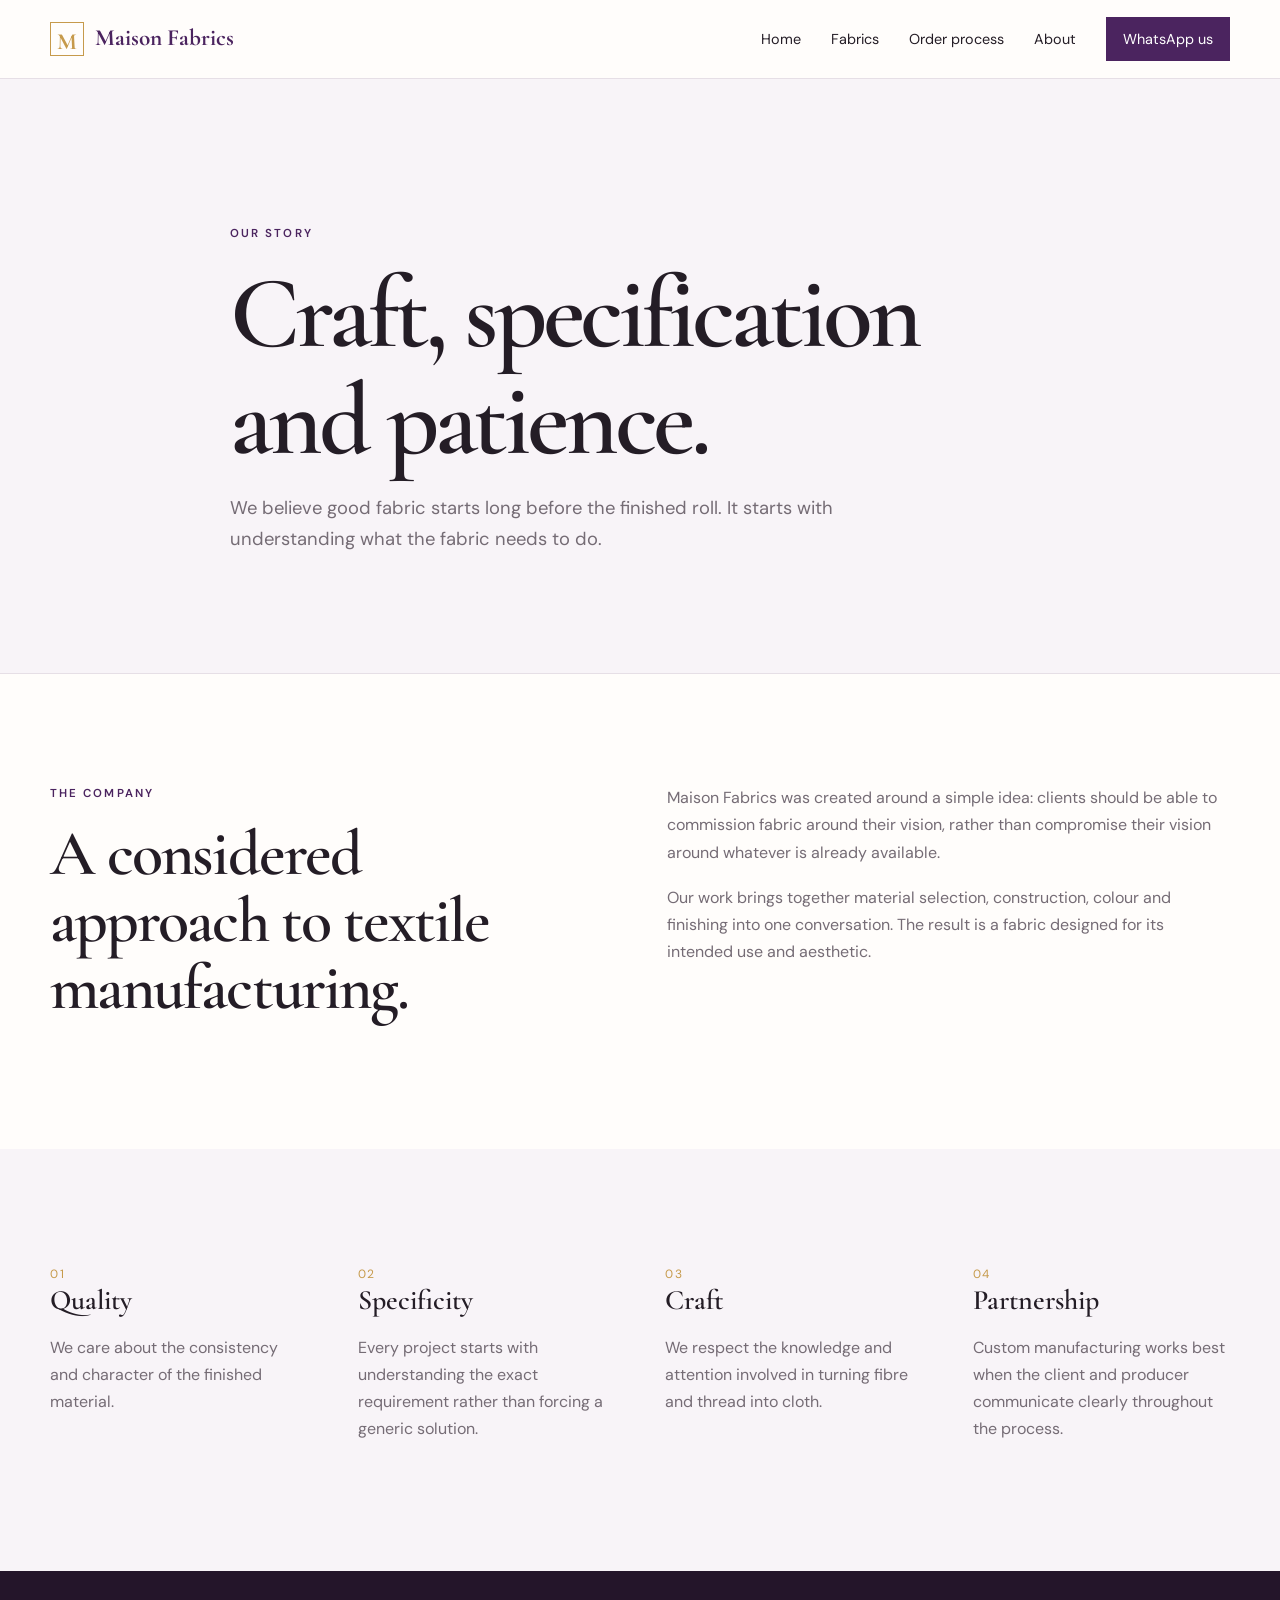
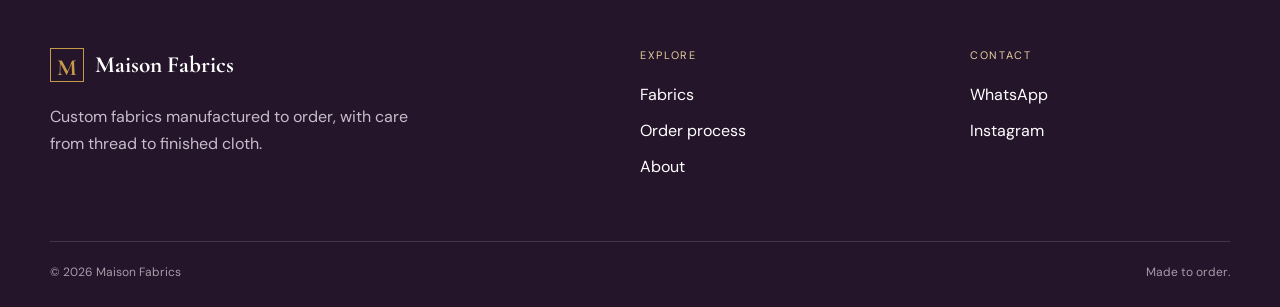
<file: about.html>
<!DOCTYPE html>
<html lang="en">
<head>
  <meta charset="UTF-8">
  <meta name="viewport" content="width=device-width, initial-scale=1.0">
  <meta name="description" content="About Maison Fabrics and our approach to custom textile manufacturing.">
  <title>About — Maison Fabrics</title>
  <link rel="stylesheet" href="css/styles.css">
</head>
<body>
  <div id="site-header"></div>
  <main>
    <section class="page-hero">
      <div class="container narrow">
        <span class="eyebrow">OUR STORY</span>
        <h1>Craft, specification and patience.</h1>
        <p>We believe good fabric starts long before the finished roll. It starts with understanding what the fabric needs to do.</p>
      </div>
    </section>
    <section class="section">
      <div class="container split">
        <div>
          <span class="eyebrow">THE COMPANY</span>
          <h2>A considered approach to textile manufacturing.</h2>
        </div>
        <div>
          <p>Maison Fabrics was created around a simple idea: clients should be able to commission fabric around their vision, rather than compromise their vision around whatever is already available.</p>
          <p>Our work brings together material selection, construction, colour and finishing into one conversation. The result is a fabric designed for its intended use and aesthetic.</p>
        </div>
      </div>
    </section>
    <section class="section section-soft">
      <div class="container values-grid">
        <article><span class="value-number">01</span><h3>Quality</h3><p>We care about the consistency and character of the finished material.</p></article>
        <article><span class="value-number">02</span><h3>Specificity</h3><p>Every project starts with understanding the exact requirement rather than forcing a generic solution.</p></article>
        <article><span class="value-number">03</span><h3>Craft</h3><p>We respect the knowledge and attention involved in turning fibre and thread into cloth.</p></article>
        <article><span class="value-number">04</span><h3>Partnership</h3><p>Custom manufacturing works best when the client and producer communicate clearly throughout the process.</p></article>
      </div>
    </section>
  </main>
  <div id="site-footer"></div>
  <script src="js/data.js"></script>
  <script src="js/site.js"></script>
</body>
</html>
</file>
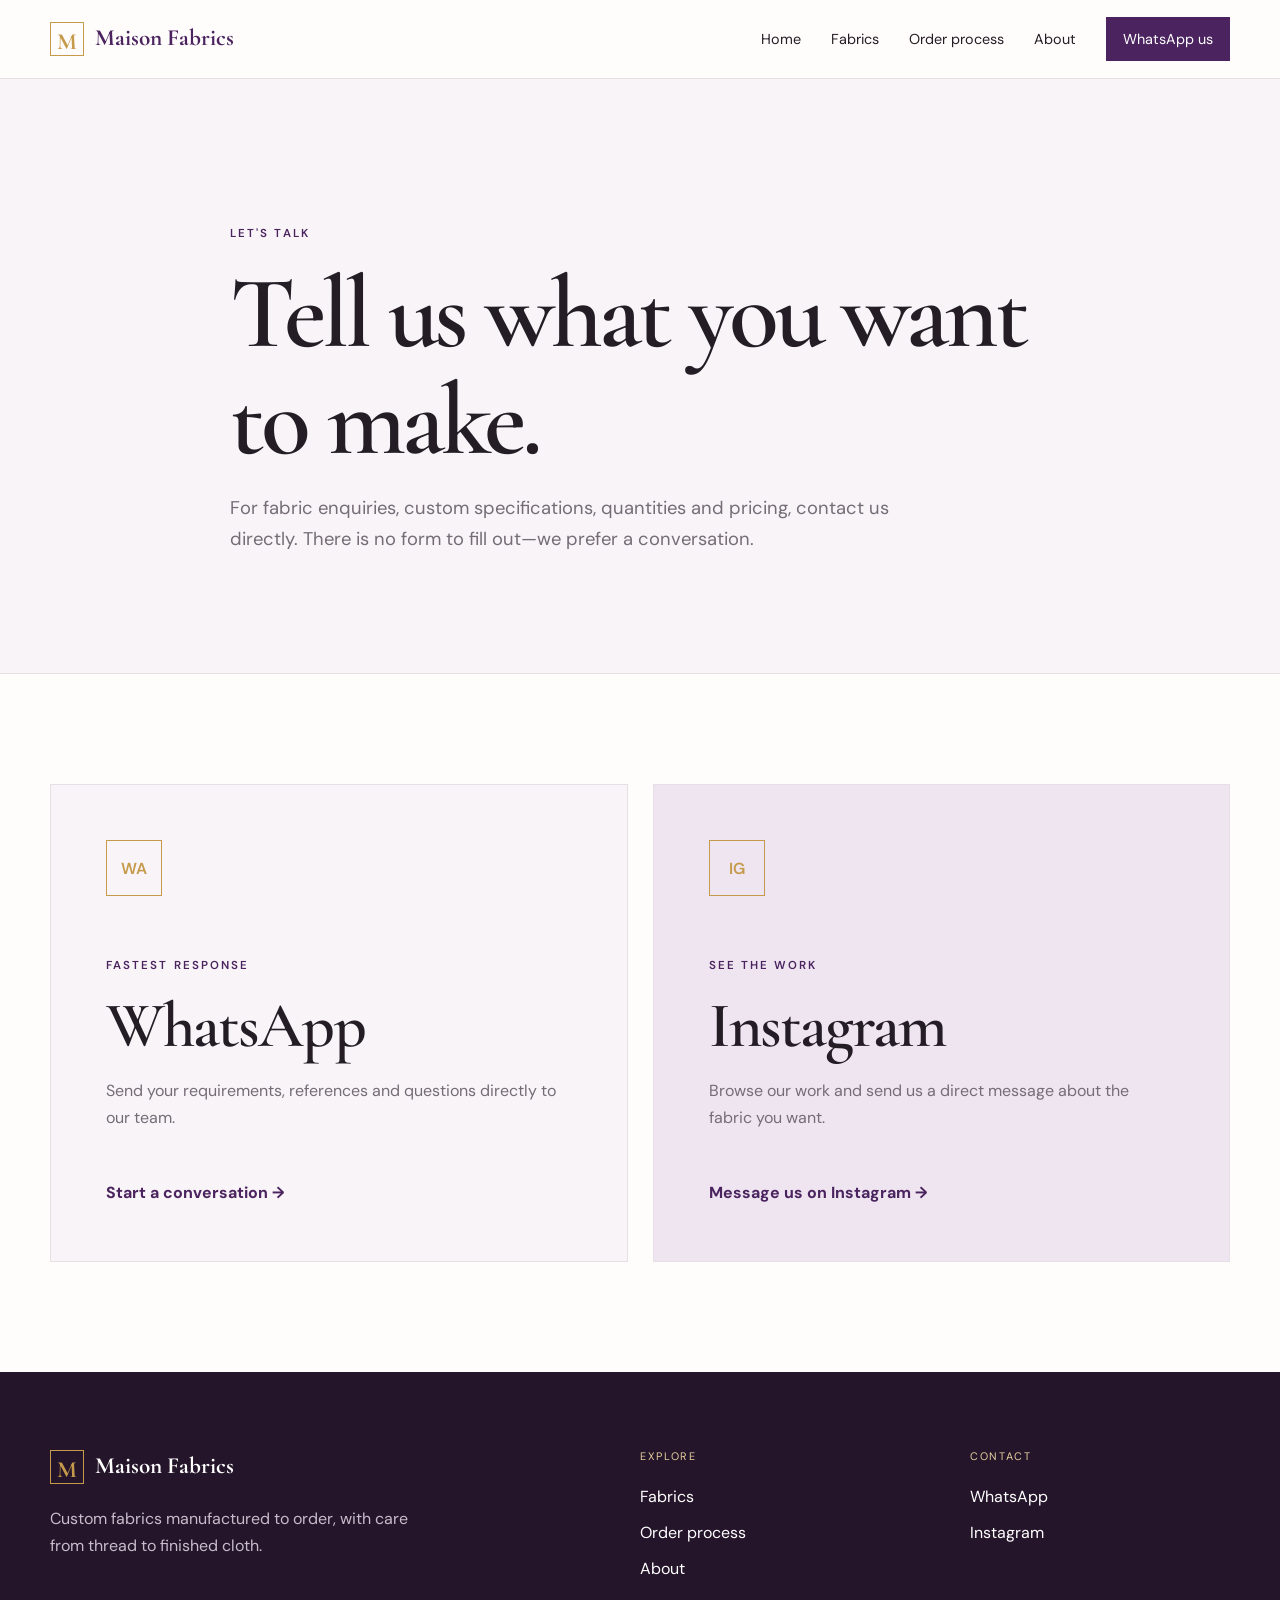
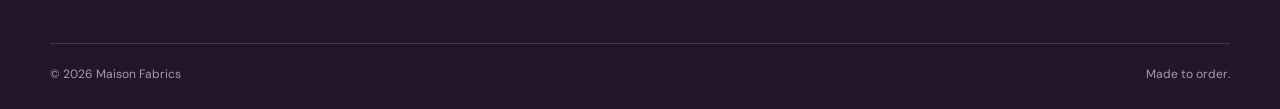
<file: contact.html>
<!DOCTYPE html>
<html lang="en">
<head>
  <meta charset="UTF-8">
  <meta name="viewport" content="width=device-width, initial-scale=1.0">
  <meta name="description" content="Contact Maison Fabrics on WhatsApp or Instagram.">
  <title>Contact — Maison Fabrics</title>
  <link rel="stylesheet" href="css/styles.css">
</head>
<body>
  <div id="site-header"></div>
  <main>
    <section class="page-hero">
      <div class="container narrow">
        <span class="eyebrow">LET'S TALK</span>
        <h1>Tell us what you want to make.</h1>
        <p>For fabric enquiries, custom specifications, quantities and pricing, contact us directly. There is no form to fill out—we prefer a conversation.</p>
      </div>
    </section>
    <section class="section">
      <div class="container contact-grid">
        <a class="contact-card whatsapp" data-contact="whatsapp" href="#">
          <span class="contact-icon">WA</span>
          <span class="eyebrow">FASTEST RESPONSE</span>
          <h2>WhatsApp</h2>
          <p>Send your requirements, references and questions directly to our team.</p>
          <strong>Start a conversation →</strong>
        </a>
        <a class="contact-card instagram" data-contact="instagram" href="#">
          <span class="contact-icon">IG</span>
          <span class="eyebrow">SEE THE WORK</span>
          <h2>Instagram</h2>
          <p>Browse our work and send us a direct message about the fabric you want.</p>
          <strong>Message us on Instagram →</strong>
        </a>
      </div>
    </section>
  </main>
  <div id="site-footer"></div>
  <script src="js/data.js"></script>
  <script src="js/site.js"></script>
</body>
</html>
</file>
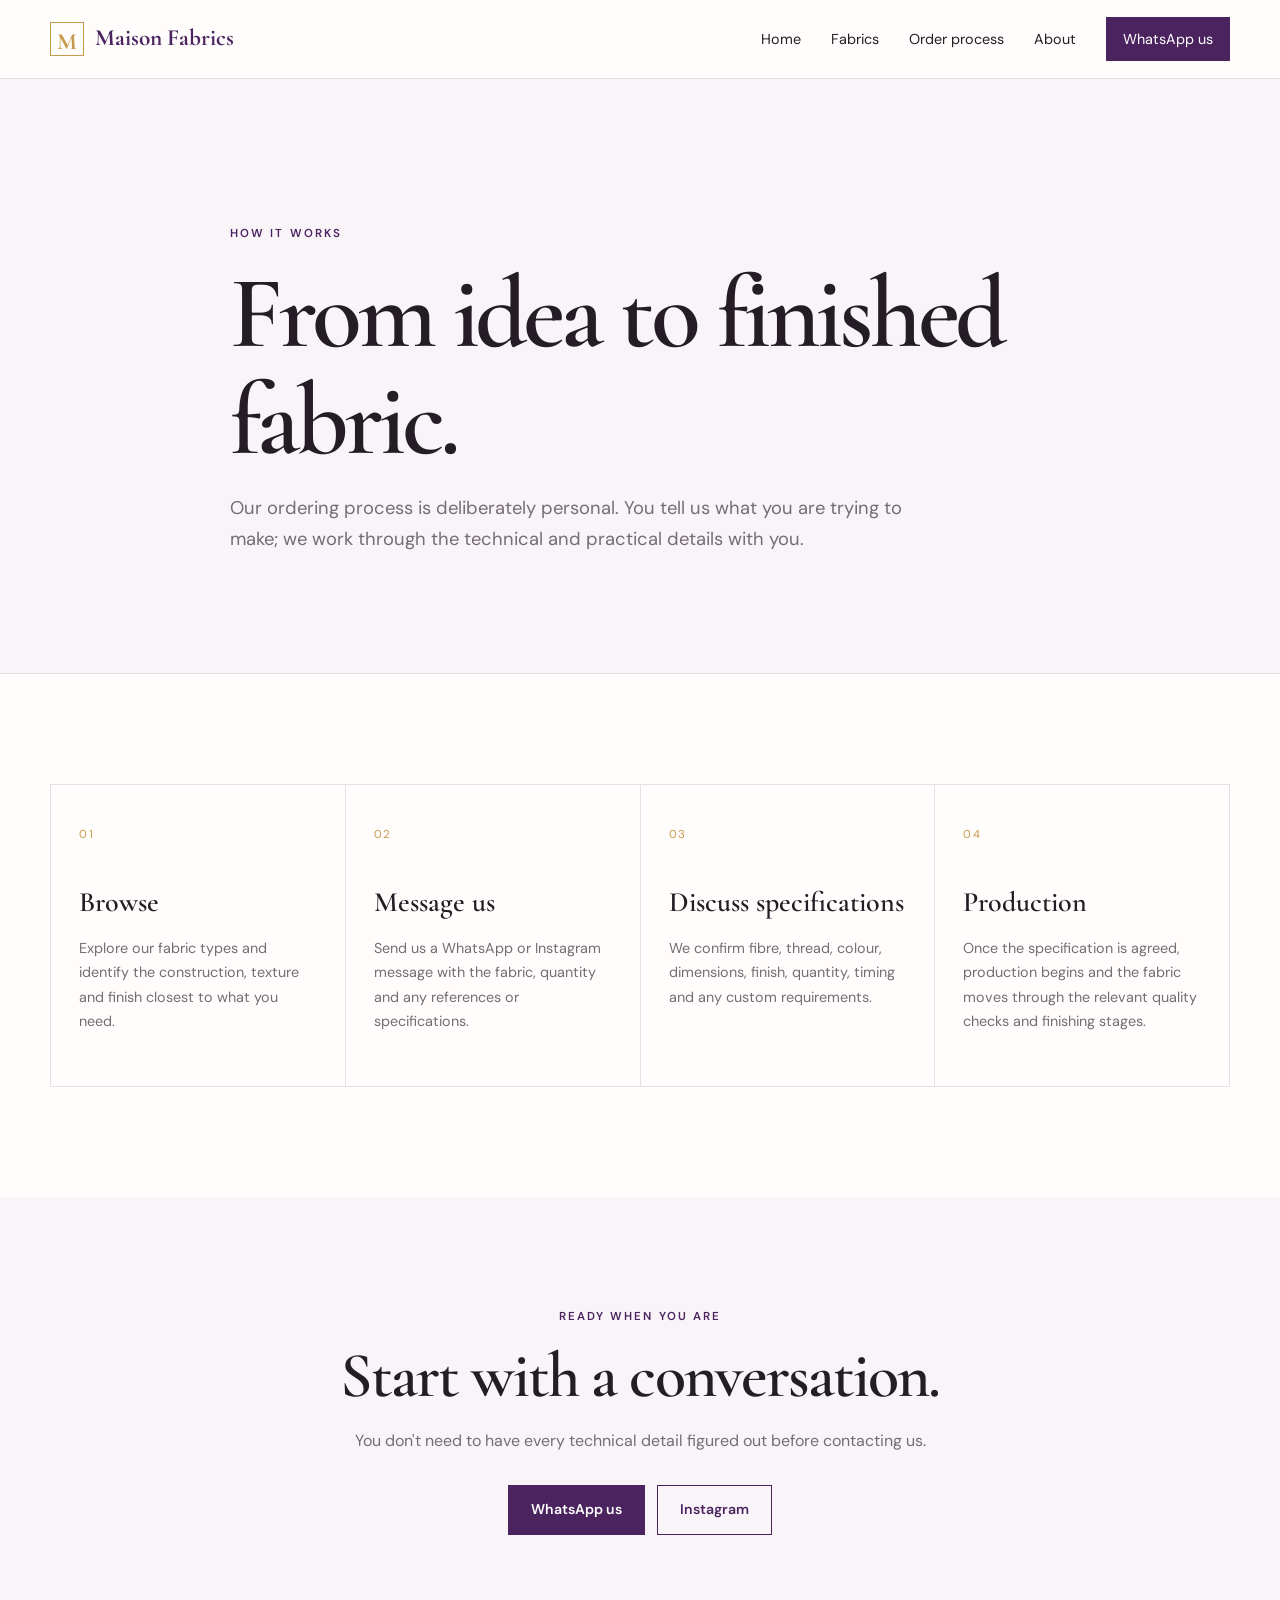
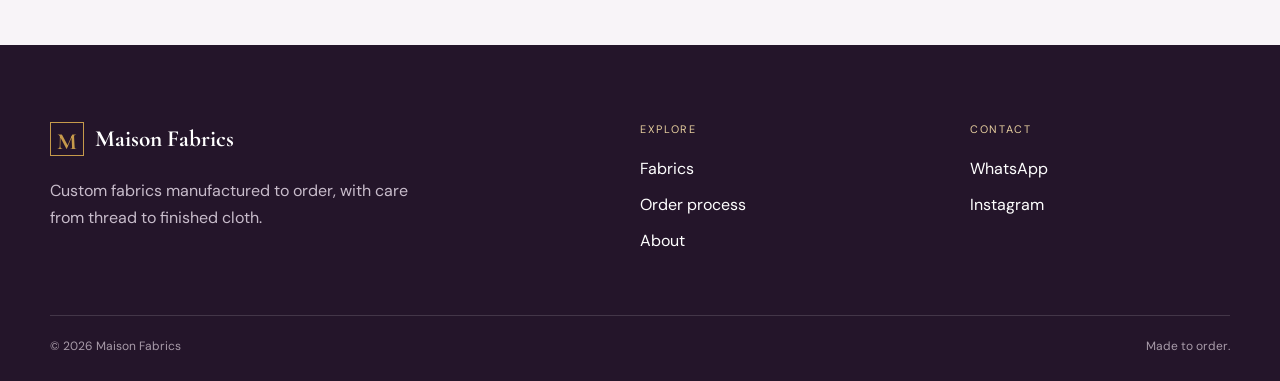
<file: order-process.html>
<!DOCTYPE html>
<html lang="en">
<head>
  <meta charset="UTF-8">
  <meta name="viewport" content="width=device-width, initial-scale=1.0">
  <meta name="description" content="How custom fabric ordering works.">
  <title>Order Process — Maison Fabrics</title>
  <link rel="stylesheet" href="css/styles.css">
</head>
<body>
  <div id="site-header"></div>
  <main>
    <section class="page-hero">
      <div class="container narrow">
        <span class="eyebrow">HOW IT WORKS</span>
        <h1>From idea to finished fabric.</h1>
        <p>Our ordering process is deliberately personal. You tell us what you are trying to make; we work through the technical and practical details with you.</p>
      </div>
    </section>
    <section class="section">
      <div class="container process-grid">
        <article class="process-card"><span>01</span><h3>Browse</h3><p>Explore our fabric types and identify the construction, texture and finish closest to what you need.</p></article>
        <article class="process-card"><span>02</span><h3>Message us</h3><p>Send us a WhatsApp or Instagram message with the fabric, quantity and any references or specifications.</p></article>
        <article class="process-card"><span>03</span><h3>Discuss specifications</h3><p>We confirm fibre, thread, colour, dimensions, finish, quantity, timing and any custom requirements.</p></article>
        <article class="process-card"><span>04</span><h3>Production</h3><p>Once the specification is agreed, production begins and the fabric moves through the relevant quality checks and finishing stages.</p></article>
      </div>
    </section>
    <section class="section section-soft">
      <div class="container cta-centered">
        <span class="eyebrow">READY WHEN YOU ARE</span>
        <h2>Start with a conversation.</h2>
        <p>You don't need to have every technical detail figured out before contacting us.</p>
        <div class="hero-actions centered">
          <a class="btn btn-primary" data-contact="whatsapp" href="#">WhatsApp us</a>
          <a class="btn btn-outline" data-contact="instagram" href="#">Instagram</a>
        </div>
      </div>
    </section>
  </main>
  <div id="site-footer"></div>
  <script src="js/data.js"></script>
  <script src="js/site.js"></script>
</body>
</html>
</file>
<file: css/styles.css>
@import url('https://fonts.googleapis.com/css2?family=Cormorant+Garamond:wght@500;600;700&family=DM+Sans:wght@400;500;600&display=swap');

:root {
  --white: #fffdfb;
  --paper: #f8f4f8;
  --purple: #4b245f;
  --purple-dark: #32163f;
  --purple-soft: #eee5f1;
  --gold: #c69a4b;
  --gold-light: #e7cf9f;
  --ink: #241d26;
  --muted: #756c75;
  --line: #e6dfe6;
  --max: 1180px;
  --serif: "Cormorant Garamond", Georgia, serif;
  --sans: "DM Sans", Arial, sans-serif;
}

* { box-sizing: border-box; }
html { scroll-behavior: smooth; }
body { margin: 0; color: var(--ink); background: var(--white); font-family: var(--sans); line-height: 1.7; }
a { color: inherit; text-decoration: none; }
img { max-width: 100%; display: block; }
.container { width: min(calc(100% - 48px), var(--max)); margin-inline: auto; }
.narrow { max-width: 820px; }
h1, h2, h3 { font-family: var(--serif); line-height: 1.05; font-weight: 600; margin: 0 0 18px; }
h1 { font-size: clamp(3.5rem, 8vw, 6.5rem); letter-spacing: -.04em; }
h2 { font-size: clamp(2.5rem, 5vw, 4.2rem); letter-spacing: -.03em; }
h3 { font-size: 1.75rem; }
p { color: var(--muted); margin: 0 0 18px; }
.lead { font-size: 1.15rem; max-width: 650px; }
.eyebrow { display: block; color: var(--purple); font-size: .72rem; letter-spacing: .18em; font-weight: 600; margin-bottom: 16px; }
.text-link { color: var(--purple); font-weight: 600; }
.text-link span { color: var(--gold); padding-left: 6px; }
.back-link { display: inline-block; color: var(--muted); font-size: .9rem; margin-bottom: 70px; }
.section { padding: 110px 0; }
.section-soft { background: var(--paper); }
.page-hero { padding: 145px 0 100px; background: var(--paper); border-bottom: 1px solid var(--line); }
.page-hero p { font-size: 1.15rem; max-width: 680px; }

.site-header { position: sticky; top: 0; z-index: 20; background: rgba(255,253,251,.94); backdrop-filter: blur(14px); border-bottom: 1px solid var(--line); }
.nav-wrap { min-height: 78px; display: flex; align-items: center; justify-content: space-between; gap: 30px; }
.brand { display: flex; align-items: center; gap: 11px; color: var(--purple); font-family: var(--serif); font-size: 1.45rem; font-weight: 700; }
.brand-mark { width: 34px; height: 34px; display: grid; place-items: center; border: 1px solid var(--gold); color: var(--gold); font-family: var(--serif); }
.nav-links { display: flex; align-items: center; gap: 30px; font-size: .9rem; }
.nav-links a:not(.nav-cta):hover { color: var(--purple); }
.nav-cta { background: var(--purple); color: white; padding: 10px 17px; }
.nav-toggle { display: none; border: 0; background: transparent; color: var(--purple); font-size: 1.5rem; }

.hero { padding: 100px 0 125px; overflow: hidden; }
.hero-grid, .detail-hero-grid { display: grid; grid-template-columns: 1fr .85fr; gap: 90px; align-items: center; }
.hero-copy h1 em { color: var(--purple); font-style: normal; }
.hero-actions { display: flex; gap: 12px; flex-wrap: wrap; margin-top: 30px; }
.centered { justify-content: center; }
.btn { display: inline-flex; align-items: center; justify-content: center; min-height: 50px; padding: 12px 22px; border: 1px solid transparent; font-weight: 600; font-size: .88rem; transition: .2s ease; }
.btn-primary { background: var(--purple); color: white; }
.btn-primary:hover { background: var(--purple-dark); }
.btn-outline { border-color: var(--purple); color: var(--purple); }
.btn-outline:hover { background: var(--purple); color: white; }
.btn-gold { background: var(--gold); color: white; }
.btn-gold:hover { background: #ad8236; }
.btn-light { background: white; color: var(--purple); }
.hero-art { position: relative; min-height: 560px; }
.fabric-art, .detail-hero-image, .fabric-image, .gallery-item { position: relative; overflow: hidden; background-color: var(--purple-soft); }
.fabric-image img, .detail-hero-image img, .gallery-item img { width: 100%; height: 100%; object-fit: cover; display: block; }
.fabric-art::before, .detail-hero-image::before, .fabric-image::before, .gallery-item::before {
  content: ""; position: absolute; inset: 0; opacity: 0;
  background: repeating-linear-gradient(115deg, transparent 0 14px, rgba(255,255,255,.35) 15px 17px), repeating-linear-gradient(25deg, rgba(75,36,95,.16) 0 3px, transparent 4px 19px);
}
.fabric-art-large { min-height: 560px; background: linear-gradient(135deg, #eadfd0, #8b5b9a 45%, #4b245f); }
.hero-note { position: absolute; right: -20px; bottom: 35px; background: white; border: 1px solid var(--gold-light); padding: 20px 25px; min-width: 230px; box-shadow: 0 18px 50px rgba(50,22,63,.13); }
.hero-note span { color: var(--gold); display: block; font-size: .7rem; letter-spacing: .15em; }
.hero-note strong, .hero-note small { display: block; }
.hero-note small { color: var(--muted); margin-top: 3px; }

.split { display: grid; grid-template-columns: .9fr 1fr; gap: 110px; }
.section-heading { display: flex; justify-content: space-between; gap: 30px; align-items: end; margin-bottom: 45px; }
.heading-note { max-width: 330px; }

.fabric-grid { display: grid; grid-template-columns: repeat(3, 1fr); gap: 25px; }
.fabric-card { border: 1px solid var(--line); background: white; transition: transform .2s ease, border-color .2s ease; }
.fabric-card:hover { transform: translateY(-5px); border-color: var(--gold); }
.fabric-image { aspect-ratio: 1 / 1.05; }
.fabric-image span, .gallery-item span, .detail-hero-image > span { position: absolute; z-index: 2; left: 20px; bottom: 18px; color: white; font-size: .75rem; letter-spacing: .08em; text-transform: uppercase; text-shadow: 0 1px 8px rgba(0,0,0,.3); }
.fabric-card-body { padding: 25px; }
.card-index { color: var(--gold); font-size: .7rem; letter-spacing: .15em; }
.fabric-card h3 { margin: 8px 0 8px; }
.fabric-card p { font-size: .9rem; min-height: 74px; }

.cta-band { background: var(--purple); color: white; }
.cta-band .eyebrow, .cta-band p { color: var(--gold-light); }
.cta-band h2 { color: white; }
.cta-inner { display: flex; align-items: center; justify-content: space-between; gap: 60px; }
.cta-inner > div:first-child { max-width: 700px; }

.process-grid { display: grid; grid-template-columns: repeat(4, 1fr); gap: 1px; background: var(--line); border: 1px solid var(--line); }
.process-card { background: var(--white); padding: 34px 28px; min-height: 245px; }
.process-card > span { color: var(--gold); font-size: .72rem; letter-spacing: .14em; }
.process-card h3 { margin-top: 42px; }
.process-card p { font-size: .9rem; }

.values-grid { display: grid; grid-template-columns: repeat(4, 1fr); gap: 50px; }
.value-number { color: var(--gold); font-size: .75rem; letter-spacing: .14em; }

.fabric-detail-hero { padding: 90px 0 110px; }
.detail-hero-image { min-height: 620px; }
.price-block { margin-top: 35px; padding-top: 20px; border-top: 1px solid var(--line); max-width: 310px; }
.price-block span { display: block; color: var(--muted); font-size: .75rem; text-transform: uppercase; letter-spacing: .12em; }
.price-block strong { display: block; color: var(--purple); font-family: var(--serif); font-size: 1.8rem; margin-top: 5px; }
.thread-list { border-top: 1px solid var(--line); }
.thread-item { display: flex; gap: 22px; align-items: center; padding: 25px 0; border-bottom: 1px solid var(--line); }
.thread-item h3 { font-size: 1.4rem; margin: 0 0 2px; }
.thread-item strong { color: var(--purple); font-size: .82rem; }
.thread-item p { margin: 3px 0 0; font-size: .85rem; }
.swatch { flex: 0 0 65px; width: 65px; height: 65px; border-radius: 50%; border: 3px solid white; box-shadow: 0 0 0 1px var(--gold-light); }
.swatch-1 { background: linear-gradient(135deg, #eee1c9, #8d6b94); }
.swatch-2 { background: repeating-linear-gradient(45deg, #4b245f 0 4px, #b99a65 5px 8px); }
.swatch-3 { background: #ded6c6; }
.swatch-4 { background: linear-gradient(45deg, #32163f, #c69a4b); }
.gallery-grid { display: grid; grid-template-columns: 1.2fr .8fr .8fr; grid-auto-rows: 300px; gap: 15px; }
.gallery-item:first-child { grid-row: span 2; }
.texture-silk { background: linear-gradient(135deg, #d9c6a4, #80528e 55%, #42214f); }
.texture-silk-alt { background: linear-gradient(135deg, #f2e7cf, #c69a4b, #694076); }
.texture-brocade { background: repeating-linear-gradient(125deg, #4b245f 0 16px, #b78c45 17px 20px, #6b3c78 21px 35px); }
.texture-cotton { background: linear-gradient(135deg, #e6ddd0, #bba88f); }
.texture-cotton-alt { background: repeating-linear-gradient(0deg, #d8cdbd 0 5px, #c2b4a2 6px 8px); }
.texture-purple { background: linear-gradient(145deg, #32163f, #78508b); }
.texture-gold { background: linear-gradient(145deg, #72582e, #d9b96e, #9a7439); }

.cta-centered { text-align: center; }
.cta-centered p { max-width: 600px; margin-inline: auto; }

.contact-grid { display: grid; grid-template-columns: repeat(2, 1fr); gap: 25px; }
.contact-card { padding: 55px; border: 1px solid var(--line); min-height: 400px; transition: .2s ease; }
.contact-card:hover { transform: translateY(-5px); border-color: var(--gold); }
.contact-card h2 { margin-top: 10px; }
.contact-card strong { display: inline-block; color: var(--purple); margin-top: 30px; }
.contact-icon { width: 56px; height: 56px; display: grid; place-items: center; border: 1px solid var(--gold); color: var(--gold); font-weight: 600; margin-bottom: 60px; }
.contact-card.whatsapp { background: var(--paper); }
.contact-card.instagram { background: var(--purple-soft); }

.site-footer { background: #24152a; color: white; padding: 75px 0 25px; }
.footer-grid { display: grid; grid-template-columns: 2fr 1fr 1fr; gap: 70px; padding-bottom: 60px; }
.brand-footer { color: white; }
.site-footer p { max-width: 380px; color: #c8bccb; margin-top: 18px; }
.footer-grid > div:not(:first-child) { display: flex; flex-direction: column; gap: 9px; }
.footer-label { color: var(--gold-light); text-transform: uppercase; font-size: .68rem; letter-spacing: .15em; margin-bottom: 8px; }
.site-footer a:not(.brand):hover { color: var(--gold-light); }
.footer-bottom { border-top: 1px solid rgba(255,255,255,.14); padding-top: 20px; display: flex; justify-content: space-between; color: #a89ba9; font-size: .75rem; }

@media (max-width: 900px) {
  .hero-grid, .detail-hero-grid, .split { grid-template-columns: 1fr; gap: 50px; }
  .hero-art { min-height: 480px; }
  .fabric-art-large { min-height: 480px; }
  .fabric-grid { grid-template-columns: repeat(2, 1fr); }
  .process-grid, .values-grid { grid-template-columns: repeat(2, 1fr); }
  .cta-inner { align-items: flex-start; flex-direction: column; }
  .gallery-grid { grid-template-columns: 1fr 1fr; }
  .gallery-item:first-child { grid-row: span 1; }
}

@media (max-width: 700px) {
  .container { width: min(calc(100% - 30px), var(--max)); }
  .section { padding: 75px 0; }
  .hero { padding: 65px 0 80px; }
  .page-hero { padding: 90px 0 65px; }
  .nav-toggle { display: block; }
  .nav-links { display: none; position: absolute; left: 15px; right: 15px; top: 72px; background: white; border: 1px solid var(--line); padding: 20px; flex-direction: column; align-items: stretch; }
  .nav-links.open { display: flex; }
  .fabric-grid, .process-grid, .values-grid, .contact-grid, .gallery-grid, .footer-grid { grid-template-columns: 1fr; }
  .section-heading { align-items: flex-start; flex-direction: column; }
  .hero-art { min-height: 390px; }
  .fabric-art-large { min-height: 390px; }
  .detail-hero-image { min-height: 430px; }
  .gallery-grid { grid-auto-rows: 260px; }
  .footer-grid { gap: 35px; }
  .footer-bottom { flex-direction: column; gap: 5px; }
}
</file>
